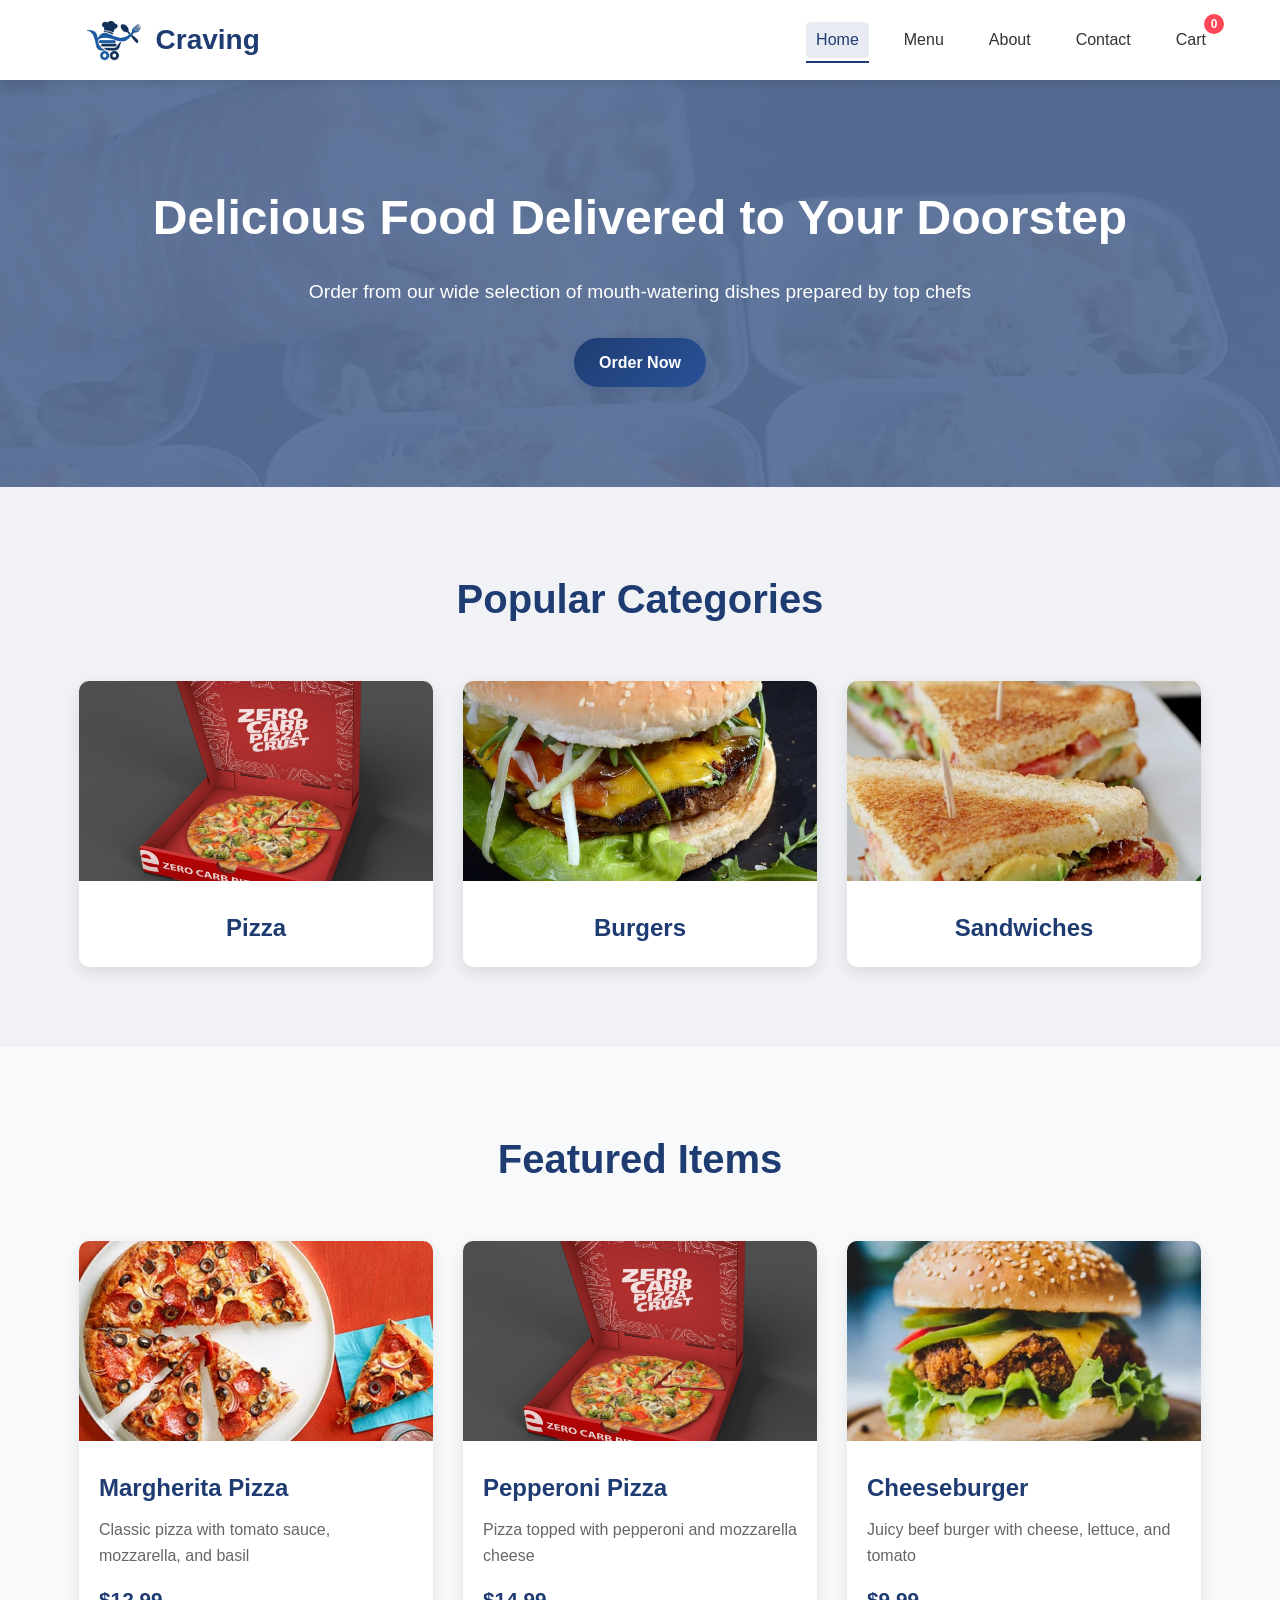
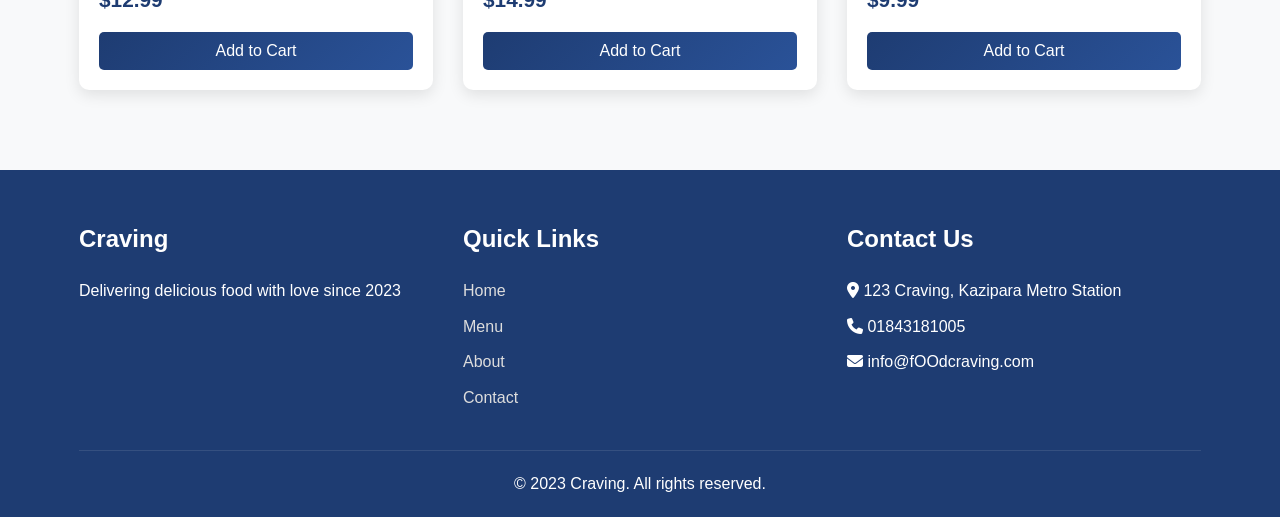
<file: index.html>
<!DOCTYPE html>
<html lang="en">
<head>
    <meta charset="UTF-8">
    <meta name="viewport" content="width=device-width, initial-scale=1.0">
    <title>Craving - Order Delicious Food Online</title>
    <link rel="stylesheet" href="style.css">
    <link rel="stylesheet" href="https://cdnjs.cloudflare.com/ajax/libs/font-awesome/6.4.0/css/all.min.css">
</head>
<body>
    <!-- Header Section -->
    <header>
        <div class="container">
            <div class="logo">
                <img src="img/logo.png" alt="Craving Logo">
                <h1>Craving</h1>
            </div>
            <nav>
                <ul class="nav-links">
                    <li><a href="index.html" class="active">Home</a></li>
                    <li><a href="menu.html">Menu</a></li>
                    <li><a href="about.html">About</a></li>
                    <li><a href="contact.html">Contact</a></li>
                    <li><a href="#" id="cartLink">Cart <span class="cart-count">0</span></a></li>
                </ul>
            </nav>
        </div>
    </header>

    <!-- Hero Section -->
    <section class="hero">
        <div class="container">
            <div class="hero-content">
                <h1>Delicious Food Delivered to Your Doorstep</h1>
                <p>Order from our wide selection of mouth-watering dishes prepared by top chefs</p>
                <a href="menu.html" class="btn-primary">Order Now</a>
            </div>
        </div>
    </section>

    <!-- Categories Section -->
    <section class="categories">
        <div class="container">
            <h2>Popular Categories</h2>
            <div class="category-grid">
                <div class="category-card">
                    <img src="img/category/pizza.jpg" alt="Pizza">
                    <h3>Pizza</h3>
                </div>
                <div class="category-card">
                    <img src="img/category/burger.jpg" alt="Burgers">
                    <h3>Burgers</h3>
                </div>
                <div class="category-card">
                    <img src="img/category/sandwich.jpg" alt="Sandwiches">
                    <h3>Sandwiches</h3>
                </div>
            </div>
        </div>
    </section>

    <!-- Featured Items Section -->
    <section class="featured">
        <div class="container">
            <h2>Featured Items</h2>
            <div class="food-grid" id="featuredFoods">
                <!-- Featured items will be loaded here by JavaScript -->
            </div>
        </div>
    </section>

    <!-- Cart Modal -->
    <div class="cart-modal" id="cartModal">
        <div class="cart-content">
            <div class="cart-header">
                <h2>Your Cart</h2>
                <span class="close-btn" id="closeCart">&times;</span>
            </div>
            <div class="cart-body">
                <div id="cartItems">
                    <!-- Cart items will be loaded here -->
                    <p class="empty-cart-message">Your cart is empty</p>
                </div>
                <div class="cart-footer">
                    <div class="cart-total">
                        <h3>Total: $<span id="cartTotal">0.00</span></h3>
                    </div>
                    <button class="btn-primary checkout-btn" id="checkoutBtn">Checkout</button>
                </div>
            </div>
        </div>
    </div>

    <!-- Footer -->
    <footer>
        <div class="container">
            <div class="footer-content">
                <div class="footer-section">
                    <h3>Craving</h3>
                    <p>Delivering delicious food with love since 2023</p>
                </div>
                <div class="footer-section">
                    <h3>Quick Links</h3>
                    <ul>
                        <li><a href="index.html">Home</a></li>
                        <li><a href="menu.html">Menu</a></li>
                        <li><a href="about.html">About</a></li>
                        <li><a href="contact.html">Contact</a></li>
                    </ul>
                </div>
                <div class="footer-section">
                    <h3>Contact Us</h3>
                    <p><i class="fas fa-map-marker-alt"></i> 123 Craving, Kazipara Metro Station</p>
                    <p><i class="fas fa-phone"></i> 01843181005</p>
                    <p><i class="fas fa-envelope"></i> info@fOOdcraving.com</p>
                </div>
            </div>
            <div class="footer-bottom">
                <p>&copy; 2023 Craving. All rights reserved.</p>
            </div>
        </div>
    </footer>

    <script src="script.js"></script>
</body>
</html>
</file>
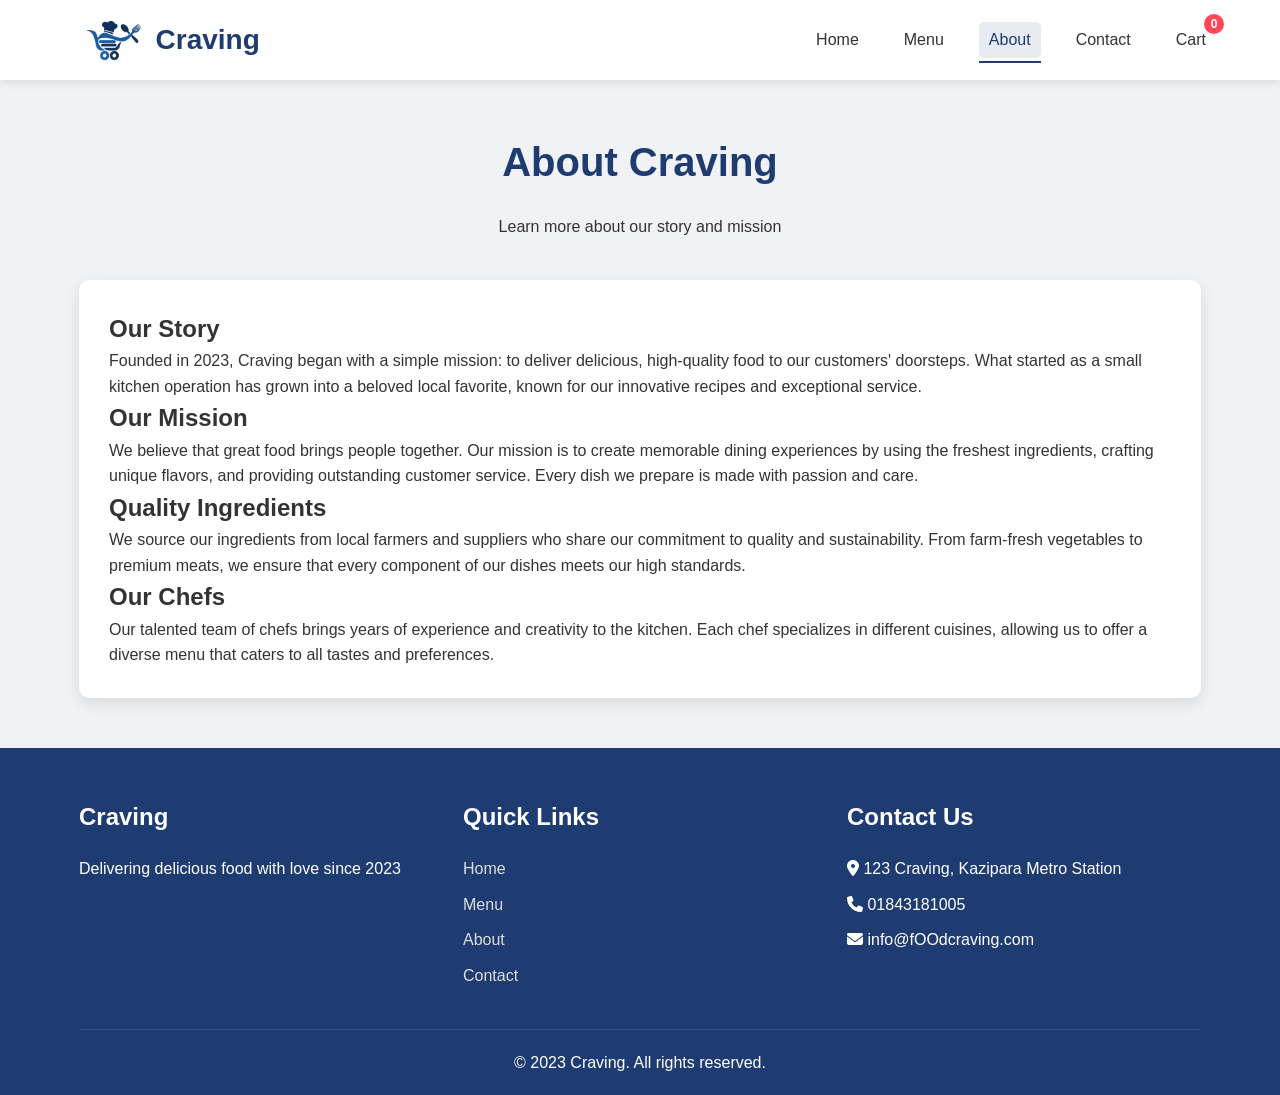
<file: about.html>
<!DOCTYPE html>
<html lang="en">
<head>
    <meta charset="UTF-8">
    <meta name="viewport" content="width=device-width, initial-scale=1.0">
    <title>About Us - Craving</title>
    <link rel="stylesheet" href="style.css">
    <link rel="stylesheet" href="https://cdnjs.cloudflare.com/ajax/libs/font-awesome/6.4.0/css/all.min.css">
</head>
<body>
    <!-- Header Section -->
    <header>
        <div class="container">
            <div class="logo">
                <img src="img/logo.png" alt="Foodie Delight Logo">
                <h1>Craving</h1>
            </div>
            <nav>
                <ul class="nav-links">
                    <li><a href="index.html">Home</a></li>
                    <li><a href="menu.html">Menu</a></li>
                    <li><a href="about.html" class="active">About</a></li>
                    <li><a href="contact.html">Contact</a></li>
                    <li><a href="#" id="cartLink">Cart <span class="cart-count">0</span></a></li>
                </ul>
            </nav>
        </div>
    </header>

    <!-- About Section -->
    <section class="about-page">
        <div class="container">
            <div class="about-header">
                <h1>About Craving</h1>
                <p>Learn more about our story and mission</p>
            </div>
            
            <div class="about-content">
                <h2>Our Story</h2>
                <p>Founded in 2023, Craving began with a simple mission: to deliver delicious, high-quality food to our customers' doorsteps. What started as a small kitchen operation has grown into a beloved local favorite, known for our innovative recipes and exceptional service.</p>
                
                <h2>Our Mission</h2>
                <p>We believe that great food brings people together. Our mission is to create memorable dining experiences by using the freshest ingredients, crafting unique flavors, and providing outstanding customer service. Every dish we prepare is made with passion and care.</p>
                
                <h2>Quality Ingredients</h2>
                <p>We source our ingredients from local farmers and suppliers who share our commitment to quality and sustainability. From farm-fresh vegetables to premium meats, we ensure that every component of our dishes meets our high standards.</p>
                
                <h2>Our Chefs</h2>
                <p>Our talented team of chefs brings years of experience and creativity to the kitchen. Each chef specializes in different cuisines, allowing us to offer a diverse menu that caters to all tastes and preferences.</p>
            </div>
        </div>
    </section>

    <!-- Cart Modal -->
    <div class="cart-modal" id="cartModal">
        <div class="cart-content">
            <div class="cart-header">
                <h2>Your Cart</h2>
                <span class="close-btn" id="closeCart">&times;</span>
            </div>
            <div class="cart-body">
                <div id="cartItems">
                    <!-- Cart items will be loaded here -->
                    <p class="empty-cart-message">Your cart is empty</p>
                </div>
                <div class="cart-footer">
                    <div class="cart-total">
                        <h3>Total: $<span id="cartTotal">0.00</span></h3>
                    </div>
                    <button class="btn-primary checkout-btn" id="checkoutBtn">Checkout</button>
                </div>
            </div>
        </div>
    </div>

    <!-- Footer -->
    <footer>
        <div class="container">
            <div class="footer-content">
                <div class="footer-section">
                    <h3>Craving</h3>
                    <p>Delivering delicious food with love since 2023</p>
                </div>
                <div class="footer-section">
                    <h3>Quick Links</h3>
                    <ul>
                        <li><a href="index.html">Home</a></li>
                        <li><a href="menu.html">Menu</a></li>
                        <li><a href="about.html">About</a></li>
                        <li><a href="contact.html">Contact</a></li>
                    </ul>
                </div>
                <div class="footer-section">
                    <h3>Contact Us</h3>
                    <p><i class="fas fa-map-marker-alt"></i> 123 Craving, Kazipara Metro Station</p>
                    <p><i class="fas fa-phone"></i> 01843181005</p>
                    <p><i class="fas fa-envelope"></i> info@fOOdcraving.com</p>
                </div>
            </div>
            <div class="footer-bottom">
                <p>&copy; 2023 Craving. All rights reserved.</p>
            </div>
        </div>
    </footer>

    <script src="script.js"></script>
</body>
</html>
</file>
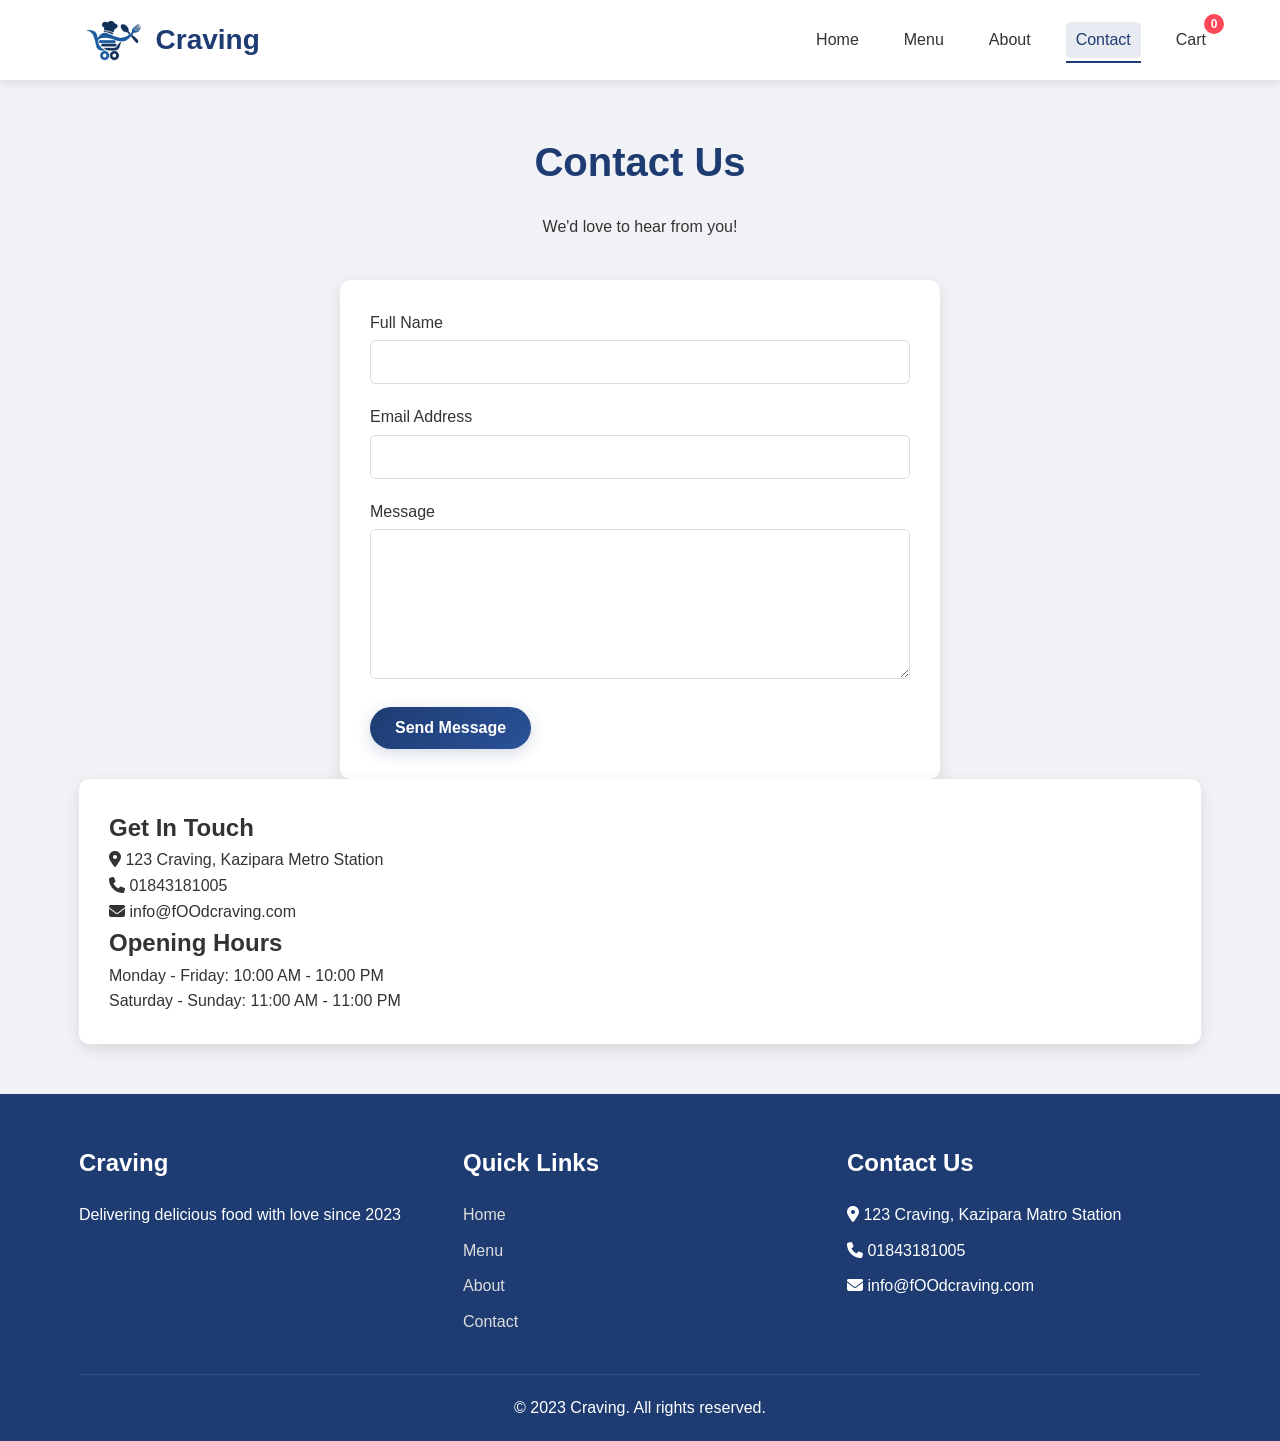
<file: contact.html>
<!DOCTYPE html>
<html lang="en">
<head>
    <meta charset="UTF-8">
    <meta name="viewport" content="width=device-width, initial-scale=1.0">
    <title>Contact Us - Craving</title>
    <link rel="stylesheet" href="style.css">
    <link rel="stylesheet" href="https://cdnjs.cloudflare.com/ajax/libs/font-awesome/6.4.0/css/all.min.css">
</head>
<body>
    <!-- Header Section -->
    <header>
        <div class="container">
            <div class="logo">
                <img src="img/logo.png" alt="Craving Logo">
                <h1>Craving</h1>
            </div>
            <nav>
                <ul class="nav-links">
                    <li><a href="index.html">Home</a></li>
                    <li><a href="menu.html">Menu</a></li>
                    <li><a href="about.html">About</a></li>
                    <li><a href="contact.html" class="active">Contact</a></li>
                    <li><a href="#" id="cartLink">Cart <span class="cart-count">0</span></a></li>
                </ul>
            </nav>
        </div>
    </header>

    <!-- Contact Section -->
    <section class="contact-page">
        <div class="container">
            <div class="contact-header">
                <h1>Contact Us</h1>
                <p>We'd love to hear from you!</p>
            </div>
            
            <div class="contact-form">
                <form id="contactForm">
                    <div class="form-group">
                        <label for="name">Full Name</label>
                        <input type="text" id="name" name="name" required>
                    </div>
                    
                    <div class="form-group">
                        <label for="email">Email Address</label>
                        <input type="email" id="email" name="email" required>
                    </div>
                    
                    <div class="form-group">
                        <label for="message">Message</label>
                        <textarea id="message" name="message" required></textarea>
                    </div>
                    
                    <button type="submit" class="btn-primary">Send Message</button>
                </form>
            </div>
            
            <div class="contact-info">
                <div class="about-content">
                    <h2>Get In Touch</h2>
                    <p><i class="fas fa-map-marker-alt"></i> 123 Craving, Kazipara Metro Station</p>
                    <p><i class="fas fa-phone"></i> 01843181005</p>
                    <p><i class="fas fa-envelope"></i> info@fOOdcraving.com</p>
                    
                    <h2>Opening Hours</h2>
                    <p>Monday - Friday: 10:00 AM - 10:00 PM</p>
                    <p>Saturday - Sunday: 11:00 AM - 11:00 PM</p>
                </div>
            </div>
        </div>
    </section>

    <!-- Cart Modal -->
    <div class="cart-modal" id="cartModal">
        <div class="cart-content">
            <div class="cart-header">
                <h2>Your Cart</h2>
                <span class="close-btn" id="closeCart">&times;</span>
            </div>
            <div class="cart-body">
                <div id="cartItems">
                    <!-- Cart items will be loaded here -->
                    <p class="empty-cart-message">Your cart is empty</p>
                </div>
                <div class="cart-footer">
                    <div class="cart-total">
                        <h3>Total: $<span id="cartTotal">0.00</span></h3>
                    </div>
                    <button class="btn-primary checkout-btn" id="checkoutBtn">Checkout</button>
                </div>
            </div>
        </div>
    </div>

    <!-- Footer -->
    <footer>
        <div class="container">
            <div class="footer-content">
                <div class="footer-section">
                    <h3>Craving</h3>
                    <p>Delivering delicious food with love since 2023</p>
                </div>
                <div class="footer-section">
                    <h3>Quick Links</h3>
                    <ul>
                        <li><a href="index.html">Home</a></li>
                        <li><a href="menu.html">Menu</a></li>
                        <li><a href="about.html">About</a></li>
                        <li><a href="contact.html">Contact</a></li>
                    </ul>
                </div>
                <div class="footer-section">
                    <h3>Contact Us</h3>
                    <p><i class="fas fa-map-marker-alt"></i> 123 Craving, Kazipara Matro Station</p>
                    <p><i class="fas fa-phone"></i> 01843181005</p>
                    <p><i class="fas fa-envelope"></i> info@fOOdcraving.com</p>
                </div>
            </div>
            <div class="footer-bottom">
                <p>&copy; 2023 Craving. All rights reserved.</p>
            </div>
        </div>
    </footer>

    <script src="script.js"></script>
</body>
</html>
</file>
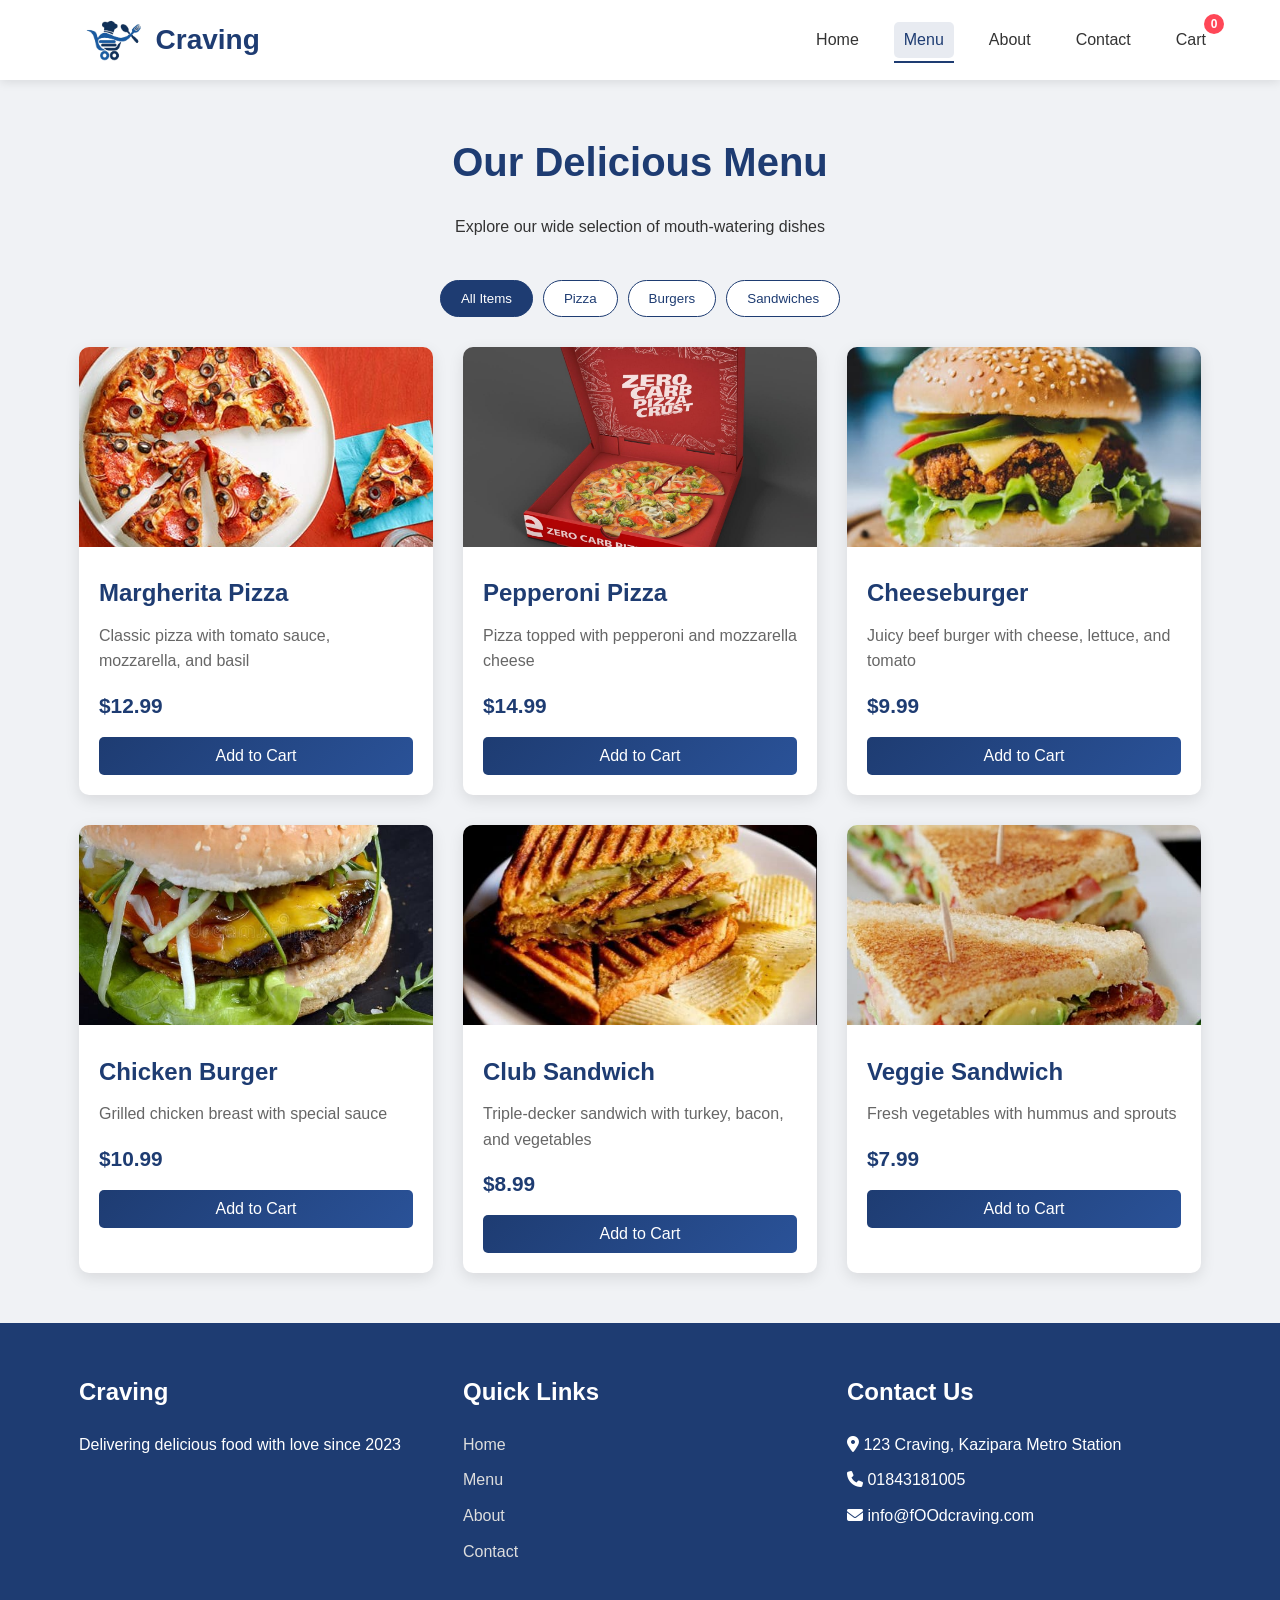
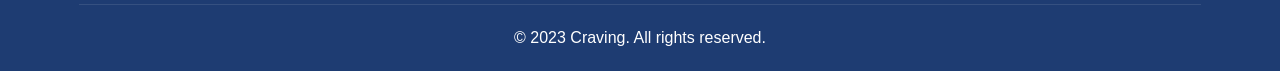
<file: menu.html>
<!DOCTYPE html>
<html lang="en">
<head>
    <meta charset="UTF-8">
    <meta name="viewport" content="width=device-width, initial-scale=1.0">
    <title>Our Menu - Craving</title>
    <link rel="stylesheet" href="style.css">
    <link rel="stylesheet" href="https://cdnjs.cloudflare.com/ajax/libs/font-awesome/6.4.0/css/all.min.css">
</head>
<body>
    <!-- Header Section -->
    <header>
        <div class="container">
            <div class="logo">
                <img src="img/logo.png" alt="Craving Logo">
                <h1>Craving</h1>
            </div>
            <nav>
                <ul class="nav-links">
                    <li><a href="index.html">Home</a></li>
                    <li><a href="menu.html" class="active">Menu</a></li>
                    <li><a href="about.html">About</a></li>
                    <li><a href="contact.html">Contact</a></li>
                    <li><a href="#" id="cartLink">Cart <span class="cart-count">0</span></a></li>
                </ul>
            </nav>
        </div>
    </header>

    <!-- Menu Section -->
    <section class="menu-page">
        <div class="container">
            <div class="menu-header">
                <h1>Our Delicious Menu</h1>
                <p>Explore our wide selection of mouth-watering dishes</p>
            </div>
            
            <div class="filter-buttons">
                <button class="filter-btn active" data-category="all">All Items</button>
                <button class="filter-btn" data-category="pizza">Pizza</button>
                <button class="filter-btn" data-category="burger">Burgers</button>
                <button class="filter-btn" data-category="sandwich">Sandwiches</button>
            </div>
            
            <div class="food-grid" id="menuFoods">
                <!-- Menu items will be loaded here by JavaScript -->
            </div>
        </div>
    </section>

    <!-- Cart Modal -->
    <div class="cart-modal" id="cartModal">
        <div class="cart-content">
            <div class="cart-header">
                <h2>Your Cart</h2>
                <span class="close-btn" id="closeCart">&times;</span>
            </div>
            <div class="cart-body">
                <div id="cartItems">
                    <!-- Cart items will be loaded here -->
                    <p class="empty-cart-message">Your cart is empty</p>
                </div>
                <div class="cart-footer">
                    <div class="cart-total">
                        <h3>Total: $<span id="cartTotal">0.00</span></h3>
                    </div>
                    <button class="btn-primary checkout-btn" id="checkoutBtn">Checkout</button>
                </div>
            </div>
        </div>
    </div>

    <!-- Footer -->
    <footer>
        <div class="container">
            <div class="footer-content">
                <div class="footer-section">
                    <h3>Craving</h3>
                    <p>Delivering delicious food with love since 2023</p>
                </div>
                <div class="footer-section">
                    <h3>Quick Links</h3>
                    <ul>
                        <li><a href="index.html">Home</a></li>
                        <li><a href="menu.html">Menu</a></li>
                        <li><a href="about.html">About</a></li>
                        <li><a href="contact.html">Contact</a></li>
                    </ul>
                </div>
                <div class="footer-section">
                    <h3>Contact Us</h3>
                    <p><i class="fas fa-map-marker-alt"></i> 123 Craving, Kazipara Metro Station</p>
                    <p><i class="fas fa-phone"></i> 01843181005</p>
                    <p><i class="fas fa-envelope"></i> info@fOOdcraving.com</p>
                </div>
            </div>
            <div class="footer-bottom">
                <p>&copy; 2023 Craving. All rights reserved.</p>
            </div>
        </div>
    </footer>

    <script src="script.js"></script>
</body>
</html>
</file>
<file: style.css>
/* Global Styles */
* {
    margin: 0;
    padding: 0;
    box-sizing: border-box;
}

body {
    font-family: 'Segoe UI', Tahoma, Geneva, Verdana, sans-serif;
    background-color: #f0f2f5;
    color: #333;
    line-height: 1.6;
}

.container {
    width: 90%;
    max-width: 1200px;
    margin: 0 auto;
    padding: 0 15px;
}

.btn-primary {
    display: inline-block;
    background: linear-gradient(135deg, #1e3c72, #2a5298);
    color: white;
    padding: 12px 25px;
    border: none;
    border-radius: 30px;
    cursor: pointer;
    font-size: 16px;
    font-weight: 600;
    text-decoration: none;
    transition: all 0.3s ease;
    box-shadow: 0 4px 15px rgba(30, 60, 114, 0.2);
}

.btn-primary:hover {
    background: linear-gradient(135deg, #2a5298, #1e3c72);
    transform: translateY(-2px);
    box-shadow: 0 6px 20px rgba(30, 60, 114, 0.3);
}

/* Header Styles */
header {
    background: white;
    box-shadow: 0 2px 10px rgba(0, 0, 0, 0.1);
    position: sticky;
    top: 0;
    z-index: 1000;
}

header .container {
    display: flex;
    justify-content: space-between;
    align-items: center;
    padding: 0px;
}

.logo {
    display: flex;
    align-items: center;
}

.logo img {
    height: 80px;
    margin-right: -5px;
}

.logo h1 {
    color: #1e3c72;
    font-size: 28px;
    font-family: 'Lucida Sans', 'Lucida Sans Regular', 'Lucida Grande', 'Lucida Sans Unicode', Geneva, Verdana, sans-serif;
}

.nav-links {
    display: flex;
    list-style: none;
}

.nav-links li {
    margin-left: 25px;
}

.nav-links a {
    text-decoration: none;
    color: #333;
    font-weight: 500;
    transition: color 0.3s;
    position: relative;
    display: inline-block;
    padding: 5px 10px;
    border-radius: 5px;
}

.nav-links a:hover,
.nav-links a.active {
    color: #1e3c72;
    background-color: rgba(30, 60, 114, 0.1);
}

.nav-links a::after {
    content: '';
    position: absolute;
    bottom: -5px;
    left: 0;
    width: 0;
    height: 2px;
    background: #1e3c72;
    transition: width 0.3s;
}

.nav-links a:hover::after,
.nav-links a.active::after {
    width: 100%;
}

.cart-icon {
    position: relative;
    cursor: pointer;
    font-size: 24px;
    color: #1e3c72;
}

.cart-count {
    position: absolute;
    top: -8px;
    right: -8px;
    background: #ff4757;
    color: white;
    font-size: 12px;
    font-weight: bold;
    width: 20px;
    height: 20px;
    border-radius: 50%;
    display: flex;
    justify-content: center;
    align-items: center;
}

/* Hero Section */
.hero {
    background: linear-gradient(rgba(30, 60, 114, 0.7), rgba(30, 60, 114, 0.7)), url('img/food-bg.jpg');
    background-size: cover;
    background-position: center;
    color: white;
    padding: 100px 0;
    text-align: center;
}

.hero-content h1 {
    font-size: 3rem;
    margin-bottom: 20px;
}

.hero-content p {
    font-size: 1.2rem;
    margin-bottom: 30px;
    max-width: 700px;
    margin-left: auto;
    margin-right: auto;
}

/* Categories Section */
.categories {
    padding: 80px 0;
}

.categories h2 {
    text-align: center;
    font-size: 2.5rem;
    margin-bottom: 50px;
    color: #1e3c72;
}

.category-grid {
    display: grid;
    grid-template-columns: repeat(auto-fit, minmax(250px, 1fr));
    gap: 30px;
}

.category-card {
    background: white;
    border-radius: 10px;
    overflow: hidden;
    box-shadow: 0 5px 15px rgba(0, 0, 0, 0.1);
    transition: transform 0.3s ease;
    text-align: center;
}

.category-card:hover {
    transform: translateY(-10px);
}

.category-card img {
    width: 100%;
    height: 200px;
    object-fit: cover;
}

.category-card h3 {
    padding: 20px;
    font-size: 1.5rem;
    color: #1e3c72;
}

/* Featured Items Section */
.featured {
    padding: 80px 0;
    background-color: #f8f9fa;
}

.featured h2 {
    text-align: center;
    font-size: 2.5rem;
    margin-bottom: 50px;
    color: #1e3c72;
}

.food-grid {
    display: grid;
    grid-template-columns: repeat(auto-fit, minmax(300px, 1fr));
    gap: 30px;
}

.food-card {
    background: white;
    border-radius: 10px;
    overflow: hidden;
    box-shadow: 0 5px 15px rgba(0, 0, 0, 0.1);
    transition: transform 0.3s ease;
}

.food-card:hover {
    transform: translateY(-5px);
}

.food-card img {
    width: 100%;
    height: 200px;
    object-fit: cover;
}

.food-info {
    padding: 20px;
}

.food-info h3 {
    font-size: 1.5rem;
    margin-bottom: 10px;
    color: #1e3c72;
}

.food-info p {
    color: #666;
    margin-bottom: 15px;
}

.price {
    font-size: 1.3rem;
    font-weight: bold;
    color: #1e3c72;
    margin-bottom: 15px;
    display: block;
}

.add-to-cart {
    width: 100%;
    padding: 10px;
    background: linear-gradient(135deg, #1e3c72, #2a5298);
    color: white;
    border: none;
    border-radius: 5px;
    cursor: pointer;
    font-size: 16px;
    transition: background 0.3s;
}

.add-to-cart:hover {
    background: linear-gradient(135deg, #2a5298, #1e3c72);
}

/* Cart Modal */
.cart-modal {
    display: none;
    position: fixed;
    top: 0;
    left: 0;
    width: 100%;
    height: 100%;
    background: rgba(0, 0, 0, 0.5);
    z-index: 2000;
    justify-content: center;
    align-items: center;
}

.cart-content {
    background: white;
    width: 90%;
    max-width: 600px;
    border-radius: 10px;
    overflow: hidden;
    max-height: 80vh;
    display: flex;
    flex-direction: column;
}

.cart-header {
    background: #1e3c72;
    color: white;
    padding: 20px;
    display: flex;
    justify-content: space-between;
    align-items: center;
}

.close-btn {
    font-size: 30px;
    cursor: pointer;
}

.cart-body {
    padding: 20px;
    overflow-y: auto;
    flex-grow: 1;
}

.cart-item {
    display: flex;
    justify-content: space-between;
    align-items: center;
    padding: 15px 0;
    border-bottom: 1px solid #eee;
}

.item-info {
    flex-grow: 1;
}

.item-info h4 {
    margin-bottom: 5px;
}

.item-price {
    color: #1e3c72;
    font-weight: bold;
}

.item-quantity {
    display: flex;
    align-items: center;
    margin: 0 20px;
}

.quantity-btn {
    width: 30px;
    height: 30px;
    background: #1e3c72;
    color: white;
    border: none;
    border-radius: 50%;
    cursor: pointer;
    font-size: 16px;
}

.quantity {
    margin: 0 10px;
}

.remove-item {
    background: #ff4757;
    color: white;
    border: none;
    width: 30px;
    height: 30px;
    border-radius: 50%;
    cursor: pointer;
}

.cart-footer {
    padding: 20px;
    border-top: 1px solid #eee;
}

.cart-total {
    text-align: right;
    margin-bottom: 20px;
}

.checkout-btn {
    width: 100%;
    padding: 15px;
    font-size: 18px;
}

.empty-cart-message {
    text-align: center;
    color: #666;
    font-style: italic;
    padding: 30px 0;
}

/* Bill Preview Modal */
#billPreview {
    white-space: pre-wrap;
    font-family: 'Courier New', monospace;
    background: #f8f9fa;
    padding: 20px;
    border-radius: 5px;
    margin-bottom: 20px;
    max-height: 400px;
    overflow-y: auto;
    font-size: 14px;
    line-height: 1.5;
}

/* Footer */
footer {
    background: #1e3c72;
    color: white;
    padding: 50px 0 20px;
}

.footer-content {
    display: grid;
    grid-template-columns: repeat(auto-fit, minmax(250px, 1fr));
    gap: 30px;
    margin-bottom: 30px;
}

.footer-section h3 {
    margin-bottom: 20px;
    font-size: 1.5rem;
}

.footer-section ul {
    list-style: none;
}

.footer-section ul li {
    margin-bottom: 10px;
}

.footer-section ul li a {
    color: #ddd;
    text-decoration: none;
    transition: color 0.3s;
}

.footer-section ul li a:hover {
    color: white;
}

.footer-section p {
    margin-bottom: 10px;
}

.footer-bottom {
    text-align: center;
    padding-top: 20px;
    border-top: 1px solid rgba(255, 255, 255, 0.1);
}

/* Responsive Design */
@media (max-width: 768px) {
    .nav-links {
        display: none;
    }
    
    .hero-content h1 {
        font-size: 2rem;
    }
    
    .hero-content p {
        font-size: 1rem;
    }
    
    .categories h2,
    .featured h2 {
        font-size: 2rem;
    }
}

/* Menu Page Specific Styles */
.menu-page {
    padding: 50px 0;
}

.menu-header {
    text-align: center;
    margin-bottom: 40px;
}

.menu-header h1 {
    font-size: 2.5rem;
    color: #1e3c72;
    margin-bottom: 20px;
}

.filter-buttons {
    display: flex;
    justify-content: center;
    flex-wrap: wrap;
    gap: 10px;
    margin-bottom: 30px;
}

.filter-btn {
    padding: 10px 20px;
    background: white;
    border: 1px solid #1e3c72;
    color: #1e3c72;
    border-radius: 30px;
    cursor: pointer;
    transition: all 0.3s;
}

.filter-btn.active,
.filter-btn:hover {
    background: #1e3c72;
    color: white;
}

/* About Page Styles */
.about-page {
    padding: 50px 0;
}

.about-header {
    text-align: center;
    margin-bottom: 40px;
}

.about-header h1 {
    font-size: 2.5rem;
    color: #1e3c72;
    margin-bottom: 20px;
}

.about-content {
    background: white;
    padding: 30px;
    border-radius: 10px;
    box-shadow: 0 5px 15px rgba(0, 0, 0, 0.1);
}

/* Contact Page Styles */
.contact-page {
    padding: 50px 0;
}

.contact-header {
    text-align: center;
    margin-bottom: 40px;
}

.contact-header h1 {
    font-size: 2.5rem;
    color: #1e3c72;
    margin-bottom: 20px;
}

.contact-form {
    background: white;
    padding: 30px;
    border-radius: 10px;
    box-shadow: 0 5px 15px rgba(0, 0, 0, 0.1);
    max-width: 600px;
    margin: 0 auto;
}

.form-group {
    margin-bottom: 20px;
}

.form-group label {
    display: block;
    margin-bottom: 5px;
    font-weight: 500;
}

.form-group input,
.form-group textarea {
    width: 100%;
    padding: 12px;
    border: 1px solid #ddd;
    border-radius: 5px;
    font-size: 16px;
}

.form-group textarea {
    height: 150px;
    resize: vertical;
}
</file>
